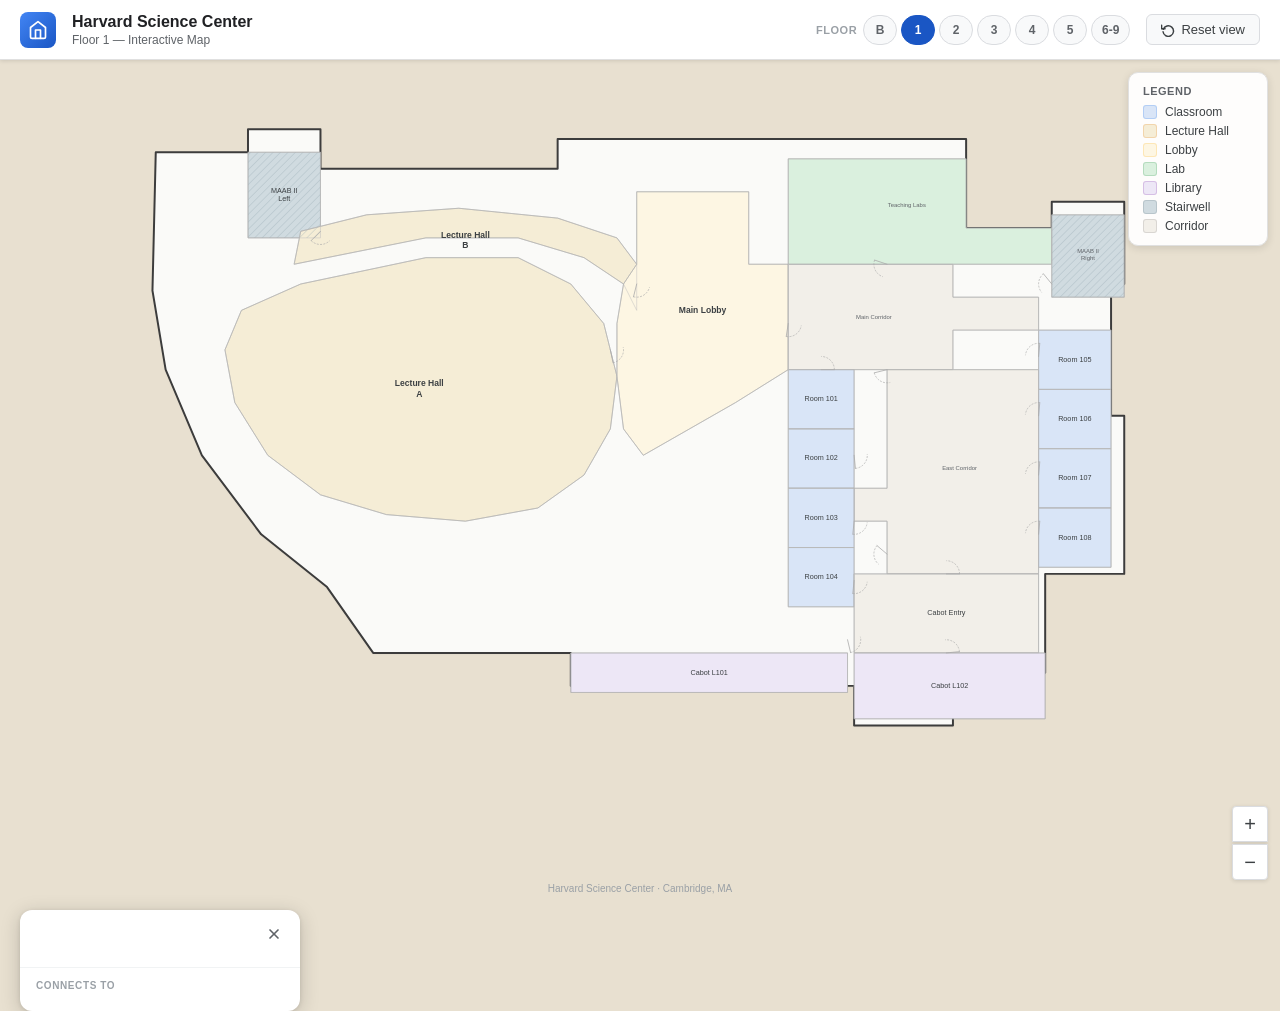
<file: index.html>
<!DOCTYPE html>
<html lang="en">
<head>
  <meta charset="UTF-8" />
  <meta name="viewport" content="width=device-width, initial-scale=1.0" />
  <title>Harvard Science Center · Indoor Map</title>
  <style>
    *, *::before, *::after { box-sizing: border-box; margin: 0; padding: 0; }

    body {
      font-family: -apple-system, BlinkMacSystemFont, 'Segoe UI', Roboto, sans-serif;
      background: #E8E0D0;
      display: flex;
      flex-direction: column;
      height: 100vh;
      overflow: hidden;
    }

    /* ── Topbar ── */
    #topbar {
      height: 60px;
      background: #ffffff;
      border-bottom: 1px solid #e0e0e0;
      display: flex;
      align-items: center;
      padding: 0 20px;
      gap: 16px;
      box-shadow: 0 1px 4px rgba(0,0,0,0.12);
      z-index: 10;
      flex-shrink: 0;
    }

    #topbar-icon {
      width: 36px;
      height: 36px;
      background: linear-gradient(135deg, #4285F4 0%, #1a56c4 100%);
      border-radius: 8px;
      display: flex;
      align-items: center;
      justify-content: center;
      color: #fff;
      font-size: 18px;
      flex-shrink: 0;
    }

    #topbar-title { flex: 1; min-width: 0; }

    #topbar-title h1 {
      font-size: 16px;
      font-weight: 600;
      color: #202124;
      line-height: 1.2;
      white-space: nowrap;
      overflow: hidden;
      text-overflow: ellipsis;
    }

    #topbar-subtitle {
      font-size: 12px;
      color: #5f6368;
      margin-top: 1px;
    }

    /* ── Floor selector ── */
    #floor-selector {
      display: flex;
      align-items: center;
      gap: 4px;
      flex-shrink: 0;
    }

    #floor-selector-label {
      font-size: 11px;
      font-weight: 600;
      color: #9aa0a6;
      text-transform: uppercase;
      letter-spacing: 0.5px;
      margin-right: 2px;
    }

    .floor-btn {
      min-width: 34px;
      height: 30px;
      border-radius: 15px;
      border: 1.5px solid #dadce0;
      background: #f8f9fa;
      color: #5f6368;
      font-size: 12px;
      font-weight: 600;
      cursor: pointer;
      padding: 0 10px;
      transition: background 0.15s, color 0.15s, border-color 0.15s;
      display: flex;
      align-items: center;
      justify-content: center;
      white-space: nowrap;
    }

    .floor-btn:hover:not(.active) {
      background: #e8eaed;
      border-color: #bdc1c6;
      color: #3c4043;
    }

    .floor-btn.active {
      background: #1a56c4;
      color: #ffffff;
      border-color: #1a56c4;
    }

    #btn-reset {
      background: #f8f9fa;
      border: 1px solid #dadce0;
      border-radius: 6px;
      padding: 7px 14px;
      font-size: 13px;
      font-weight: 500;
      color: #3c4043;
      cursor: pointer;
      display: flex;
      align-items: center;
      gap: 6px;
      transition: background 0.15s, box-shadow 0.15s;
      flex-shrink: 0;
    }

    #btn-reset:hover {
      background: #e8eaed;
      box-shadow: 0 1px 3px rgba(0,0,0,0.1);
    }

    #btn-reset svg { flex-shrink: 0; }

    /* ── Map wrapper ── */
    #map-container {
      flex: 1;
      position: relative;
      overflow: hidden;
      cursor: grab;
    }

    #map-container.dragging { cursor: grabbing; }

    #map-svg {
      width: 100%;
      height: 100%;
      display: block;
      user-select: none;
      -webkit-user-select: none;
    }

    /* ── Room polygons ── */
    .room {
      cursor: pointer;
      transition: filter 0.15s;
    }

    .room:hover { stroke: #4285F4; stroke-width: 1.5; opacity: 0.85; }
    .room.selected { stroke: #4285F4 !important; stroke-width: 3 !important; }

    /* ── Labels ── */
    .room-label {
      pointer-events: none;
      font-family: -apple-system, BlinkMacSystemFont, 'Segoe UI', Roboto, sans-serif;
      font-size: 11px;
      fill: #3c4043;
      text-anchor: middle;
      dominant-baseline: middle;
      font-weight: 500;
    }

    .room-label.large { font-size: 13px; font-weight: 600; }
    .room-label.small { font-size: 9px; font-weight: 400; fill: #5f6368; }

    /* ── Floor placeholder ── */
    #floor-placeholder {
      display: none;
      position: absolute;
      inset: 0;
      flex-direction: column;
      align-items: center;
      justify-content: center;
      gap: 12px;
      background: rgba(232, 224, 208, 0.7);
      backdrop-filter: blur(2px);
      z-index: 4;
      pointer-events: none;
    }

    #floor-placeholder.visible { display: flex; }

    #placeholder-icon {
      font-size: 52px;
      line-height: 1;
      opacity: 0.5;
    }

    #placeholder-title {
      font-size: 22px;
      font-weight: 600;
      color: #3c4043;
    }

    #placeholder-body {
      font-size: 14px;
      color: #5f6368;
      text-align: center;
      max-width: 380px;
      line-height: 1.5;
    }

    /* ── Legend ── */
    #legend {
      position: absolute;
      top: 12px;
      right: 12px;
      background: rgba(255,255,255,0.94);
      border: 1px solid #e0e0e0;
      border-radius: 10px;
      padding: 12px 14px;
      box-shadow: 0 2px 8px rgba(0,0,0,0.12);
      z-index: 5;
      min-width: 140px;
    }

    #legend h4 {
      font-size: 11px;
      font-weight: 700;
      color: #5f6368;
      text-transform: uppercase;
      letter-spacing: 0.5px;
      margin-bottom: 8px;
    }

    .legend-item {
      display: flex;
      align-items: center;
      gap: 8px;
      margin-bottom: 5px;
      font-size: 12px;
      color: #3c4043;
    }

    .legend-item:last-child { margin-bottom: 0; }

    .legend-swatch {
      width: 14px;
      height: 14px;
      border-radius: 3px;
      border: 1px solid rgba(0,0,0,0.15);
      flex-shrink: 0;
    }

    /* ── Info card ── */
    #info-card {
      position: absolute;
      bottom: 20px;
      left: 20px;
      width: 280px;
      background: #ffffff;
      border-radius: 12px;
      box-shadow: 0 4px 20px rgba(0,0,0,0.18), 0 1px 4px rgba(0,0,0,0.1);
      z-index: 10;
      transform: translateY(calc(100% + 30px));
      transition: transform 0.28s cubic-bezier(0.34, 1.2, 0.64, 1);
      overflow: hidden;
    }

    #info-card.visible { transform: translateY(0); }

    #info-card-header {
      padding: 14px 16px 10px;
      border-bottom: 1px solid #f1f3f4;
      display: flex;
      align-items: flex-start;
      gap: 10px;
    }

    #info-card-icon {
      width: 32px;
      height: 32px;
      border-radius: 8px;
      display: flex;
      align-items: center;
      justify-content: center;
      font-size: 16px;
      flex-shrink: 0;
      margin-top: 1px;
    }

    #info-card-title-group { flex: 1; min-width: 0; }

    #info-card-name {
      font-size: 15px;
      font-weight: 600;
      color: #202124;
      line-height: 1.3;
      word-break: break-word;
    }

    #info-card-badge {
      display: inline-block;
      margin-top: 4px;
      padding: 2px 8px;
      border-radius: 100px;
      font-size: 11px;
      font-weight: 600;
      color: #fff;
      letter-spacing: 0.2px;
    }

    #info-card-close {
      background: none;
      border: none;
      cursor: pointer;
      color: #5f6368;
      padding: 2px;
      border-radius: 4px;
      line-height: 1;
      transition: color 0.15s, background 0.15s;
    }

    #info-card-close:hover { color: #202124; background: #f1f3f4; }

    #info-card-body { padding: 12px 16px 14px; }

    #info-card-body .section-label {
      font-size: 10px;
      font-weight: 700;
      text-transform: uppercase;
      letter-spacing: 0.6px;
      color: #9aa0a6;
      margin-bottom: 6px;
    }

    #info-card-neighbors {
      display: flex;
      flex-direction: column;
      gap: 4px;
    }

    .neighbor-chip {
      display: flex;
      align-items: center;
      gap: 6px;
      padding: 5px 8px;
      background: #f8f9fa;
      border-radius: 6px;
      font-size: 12px;
      color: #3c4043;
      border: 1px solid #e8eaed;
      cursor: pointer;
      transition: background 0.12s, border-color 0.12s;
    }

    .neighbor-chip:hover {
      background: #e8f0fe;
      border-color: #c5d7f8;
      color: #1a56c4;
    }

    .neighbor-chip-dot {
      width: 8px;
      height: 8px;
      border-radius: 50%;
      flex-shrink: 0;
    }

    /* ── Zoom controls ── */
    #zoom-controls {
      position: absolute;
      bottom: 20px;
      right: 12px;
      display: flex;
      flex-direction: column;
      gap: 2px;
      z-index: 5;
    }

    .zoom-btn {
      width: 36px;
      height: 36px;
      background: #fff;
      border: 1px solid #dadce0;
      border-radius: 4px;
      cursor: pointer;
      display: flex;
      align-items: center;
      justify-content: center;
      font-size: 20px;
      font-weight: 300;
      color: #3c4043;
      box-shadow: 0 1px 4px rgba(0,0,0,0.12);
      transition: background 0.12s;
      line-height: 1;
    }

    .zoom-btn:hover { background: #f8f9fa; }
    .zoom-btn:first-child { border-radius: 4px 4px 0 0; }
    .zoom-btn:last-child  { border-radius: 0 0 4px 4px; }

    /* ── Attribution ── */
    #attribution {
      position: absolute;
      bottom: 6px;
      left: 50%;
      transform: translateX(-50%);
      font-size: 10px;
      color: #9aa0a6;
      pointer-events: none;
    }
  </style>
</head>
<body>

<!-- Topbar -->
<div id="topbar">
  <div id="topbar-icon">
    <svg width="20" height="20" viewBox="0 0 24 24" fill="none" stroke="currentColor" stroke-width="2" stroke-linecap="round" stroke-linejoin="round">
      <path d="M3 9l9-7 9 7v11a2 2 0 0 1-2 2H5a2 2 0 0 1-2-2z"/>
      <polyline points="9 22 9 12 15 12 15 22"/>
    </svg>
  </div>
  <div id="topbar-title">
    <h1>Harvard Science Center</h1>
    <p id="topbar-subtitle">Floor 1 &mdash; Interactive Map</p>
  </div>
  <div id="floor-selector">
    <span id="floor-selector-label">Floor</span>
  </div>
  <button id="btn-reset" title="Reset view">
    <svg width="14" height="14" viewBox="0 0 24 24" fill="none" stroke="currentColor" stroke-width="2.5" stroke-linecap="round" stroke-linejoin="round">
      <polyline points="1 4 1 10 7 10"/>
      <path d="M3.51 15a9 9 0 1 0 .49-4.2"/>
    </svg>
    Reset view
  </button>
</div>

<!-- Map -->
<div id="map-container">
  <svg id="map-svg" viewBox="0 0 1650 1275" xmlns="http://www.w3.org/2000/svg">
    <defs>
      <pattern id="hatch" patternUnits="userSpaceOnUse" width="8" height="8" patternTransform="rotate(45)">
        <line x1="0" y1="0" x2="0" y2="8" stroke="#90A4AE" stroke-width="2"/>
      </pattern>
      <filter id="selected-glow" x="-20%" y="-20%" width="140%" height="140%">
        <feDropShadow dx="0" dy="0" stdDeviation="4" flood-color="#4285F4" flood-opacity="0.45"/>
      </filter>
      <filter id="soft-shadow" x="-10%" y="-10%" width="120%" height="120%">
        <feDropShadow dx="0" dy="1" stdDeviation="2" flood-color="#000" flood-opacity="0.08"/>
      </filter>
    </defs>

    <!-- 1. Outside background -->
    <rect width="1650" height="1275" fill="#E8E0D0"/>

    <!-- 2. Building interior base -->
    <polygon id="building-base" fill="#FAFAF8" filter="url(#soft-shadow)"/>

    <!-- 3. Building exterior outline -->
    <polygon id="building-outline" fill="none" stroke="#3C3C3C" stroke-width="3" stroke-linejoin="round"/>

    <!-- 4. Room fills -->
    <g id="layer-rooms"></g>

    <!-- 5. Stairwell hatch overlays -->
    <g id="layer-hatch" pointer-events="none"></g>

    <!-- 6. Interior walls -->
    <g id="layer-walls"></g>

    <!-- 7. Door symbols -->
    <g id="layer-doors"></g>

    <!-- 8. Labels -->
    <g id="layer-labels"></g>
  </svg>

  <!-- Floor placeholder (shown when a floor has no data yet) -->
  <div id="floor-placeholder">
    <div id="placeholder-icon">🗺️</div>
    <div id="placeholder-title">Floor data not yet available</div>
    <div id="placeholder-body">Trace this floor's rooms in FP_DESIGN.ipynb, then save the result as the corresponding floor JSON file.</div>
  </div>

  <!-- Legend -->
  <div id="legend">
    <h4>Legend</h4>
    <div id="legend-items"></div>
  </div>

  <!-- Zoom controls -->
  <div id="zoom-controls">
    <button class="zoom-btn" id="btn-zoom-in" title="Zoom in">+</button>
    <button class="zoom-btn" id="btn-zoom-out" title="Zoom out">&minus;</button>
  </div>

  <!-- Attribution -->
  <div id="attribution">Harvard Science Center &middot; Cambridge, MA</div>
</div>

<!-- Info card -->
<div id="info-card">
  <div id="info-card-header">
    <div id="info-card-icon"></div>
    <div id="info-card-title-group">
      <div id="info-card-name"></div>
      <span id="info-card-badge"></span>
    </div>
    <button id="info-card-close" title="Close">
      <svg width="16" height="16" viewBox="0 0 24 24" fill="none" stroke="currentColor" stroke-width="2.5" stroke-linecap="round">
        <line x1="18" y1="6" x2="6" y2="18"/>
        <line x1="6" y1="6" x2="18" y2="18"/>
      </svg>
    </button>
  </div>
  <div id="info-card-body">
    <div class="section-label">Connects to</div>
    <div id="info-card-neighbors"></div>
  </div>
</div>

<script>
  'use strict';

  // ─── Floor definitions ────────────────────────────────────────────────────
  const FLOORS = [
    { key: 'B',   label: 'Basement',   short: 'B',   file: 'floorB.json'  },
    { key: '1',   label: 'Floor 1',    short: '1',   file: 'floor1.json'  },
    { key: '2',   label: 'Floor 2',    short: '2',   file: 'floor2.json'  },
    { key: '3',   label: 'Floor 3',    short: '3',   file: 'floor3.json'  },
    { key: '4',   label: 'Floor 4',    short: '4',   file: 'floor4.json'  },
    { key: '5',   label: 'Floor 5',    short: '5',   file: 'floor5.json'  },
    { key: '6-9', label: 'Floors 6–9', short: '6-9', file: 'floor6.json'  },
  ];

  let currentFloorKey = null;

  // ─── Colour map ───────────────────────────────────────────────────────────
  const TYPE_FILLS = {
    classroom: '#D9E5F7',
    lecture:   '#F5EDD6',
    lobby:     '#FDF6E3',
    lab:       '#DAF0DE',
    library:   '#EDE7F6',
    stairwell: '#D0DBE0',
    elevator:  '#D0DBE0',
    corridor:  '#F2EFE9',
    default:   '#ECECEC',
  };

  const TYPE_LABELS = {
    classroom: { label: 'Classroom',    color: '#1a73e8' },
    lecture:   { label: 'Lecture Hall', color: '#e37400' },
    lobby:     { label: 'Lobby',        color: '#f9ab00' },
    lab:       { label: 'Lab',          color: '#1e8e3e' },
    library:   { label: 'Library',      color: '#7b1fa2' },
    stairwell: { label: 'Stairwell',    color: '#546e7a' },
    elevator:  { label: 'Elevator',     color: '#546e7a' },
    corridor:  { label: 'Corridor',     color: '#757575' },
    default:   { label: 'Room',         color: '#5f6368' },
  };

  const TYPE_ICONS = {
    classroom: '📚', lecture: '🎓', lobby: '🏛', lab: '🔬',
    library: '📖',  stairwell: '🪜', elevator: '🛗', corridor: '🚶',
    default: '📍',
  };

  function lightenHex(hex, ratio) {
    const r = parseInt(hex.slice(1,3),16), g = parseInt(hex.slice(3,5),16), b = parseInt(hex.slice(5,7),16);
    return `rgb(${Math.round(r+(255-r)*ratio)},${Math.round(g+(255-g)*ratio)},${Math.round(b+(255-b)*ratio)})`;
  }

  const SVG_NS = 'http://www.w3.org/2000/svg';
  function svgEl(tag, attrs = {}) {
    const el = document.createElementNS(SVG_NS, tag);
    for (const [k,v] of Object.entries(attrs)) el.setAttribute(k, v);
    return el;
  }

  function pointsAttr(polygon) { return polygon.map(p => p.join(',')).join(' '); }

  function centroid(polygon) {
    let x=0, y=0;
    for (const [px,py] of polygon) { x+=px; y+=py; }
    return { x: x/polygon.length, y: y/polygon.length };
  }

  // ─── Door symbol ──────────────────────────────────────────────────────────
  function buildDoorSymbol(door, roomCenter) {
    const R = 20;
    const dx = door.x - roomCenter.x, dy = door.y - roomCenter.y;
    const len = Math.sqrt(dx*dx + dy*dy) || 1;
    const nx = dx/len, ny = dy/len, tx = -ny, ty = nx;
    const hinge = { x: door.x, y: door.y };
    const panelEnd = { x: hinge.x + tx*R, y: hinge.y + ty*R };
    const arcEnd   = { x: hinge.x + nx*R, y: hinge.y + ny*R };
    const g = svgEl('g');
    g.appendChild(svgEl('line', {
      x1: hinge.x, y1: hinge.y, x2: panelEnd.x, y2: panelEnd.y,
      stroke: '#AAAAAA', 'stroke-width': '1.2', 'stroke-linecap': 'round',
    }));
    g.appendChild(svgEl('path', {
      d: `M ${panelEnd.x} ${panelEnd.y} A ${R} ${R} 0 0 0 ${arcEnd.x} ${arcEnd.y}`,
      fill: 'none', stroke: '#AAAAAA', 'stroke-width': '1', 'stroke-dasharray': '3 2',
    }));
    return g;
  }

  // ─── Legend ───────────────────────────────────────────────────────────────
  function buildLegend(typesPresent) {
    const container = document.getElementById('legend-items');
    container.innerHTML = '';
    const order = ['classroom','lecture','lobby','lab','library','stairwell','corridor'];
    for (const t of order) {
      if (!typesPresent.has(t)) continue;
      const info = TYPE_LABELS[t] || TYPE_LABELS.default;
      const fill = TYPE_FILLS[t] || TYPE_FILLS.default;
      const item = document.createElement('div');
      item.className = 'legend-item';
      item.innerHTML = `<div class="legend-swatch" style="background:${fill};border-color:${info.color}33;"></div><span>${info.label}</span>`;
      container.appendChild(item);
    }
  }

  // ─── Room state ───────────────────────────────────────────────────────────
  let roomMap = {};
  let selectedId = null, selectedEl = null, selectedOrigFill = null;

  function showCard(room) {
    const info = TYPE_LABELS[room.type] || TYPE_LABELS.default;
    document.getElementById('info-card-name').textContent = room.name;
    const badge = document.getElementById('info-card-badge');
    badge.textContent = info.label; badge.style.background = info.color;
    const icon = document.getElementById('info-card-icon');
    icon.textContent = TYPE_ICONS[room.type] || TYPE_ICONS.default;
    icon.style.background = info.color + '22';
    const neighborsEl = document.getElementById('info-card-neighbors');
    neighborsEl.innerHTML = '';
    if (!room.neighbors || room.neighbors.length === 0) {
      const none = document.createElement('div');
      none.style.cssText = 'font-size:12px;color:#9aa0a6;font-style:italic;';
      none.textContent = 'No connected rooms';
      neighborsEl.appendChild(none);
    } else {
      for (const nid of room.neighbors) {
        const neighbor = roomMap[nid];
        if (!neighbor) continue;
        const ninfo = TYPE_LABELS[neighbor.type] || TYPE_LABELS.default;
        const chip = document.createElement('div');
        chip.className = 'neighbor-chip';
        chip.innerHTML = `<div class="neighbor-chip-dot" style="background:${ninfo.color};"></div><span>${neighbor.name}</span>`;
        chip.addEventListener('click', () => selectRoom(nid));
        neighborsEl.appendChild(chip);
      }
    }
    document.getElementById('info-card').classList.add('visible');
  }

  function hideCard() { document.getElementById('info-card').classList.remove('visible'); }

  function selectRoom(id) {
    if (selectedEl) {
      selectedEl.setAttribute('fill', selectedOrigFill);
      selectedEl.classList.remove('selected');
      selectedEl.removeAttribute('filter');
    }
    if (id === selectedId) { selectedId=null; selectedEl=null; selectedOrigFill=null; hideCard(); return; }
    const el = document.querySelector(`[data-id="${id}"]`);
    if (!el) return;
    const room = roomMap[id];
    if (!room) return;
    const baseFill = TYPE_FILLS[room.type] || TYPE_FILLS.default;
    selectedOrigFill = baseFill;
    el.setAttribute('fill', lightenHex(baseFill, 0.22));
    el.classList.add('selected');
    el.setAttribute('filter', 'url(#selected-glow)');
    selectedId = id; selectedEl = el;
    showCard(room);
    document.getElementById('layer-rooms').appendChild(el);
  }

  function deselectRoom() {
    if (!selectedId) return;
    if (selectedEl) { selectedEl.setAttribute('fill', selectedOrigFill); selectedEl.classList.remove('selected'); selectedEl.removeAttribute('filter'); }
    selectedId=null; selectedEl=null; selectedOrigFill=null; hideCard();
  }

  // ─── Pan & Zoom ───────────────────────────────────────────────────────────
  let VB_W = 1650, VB_H = 1275;
  let vb = { x:0, y:0, w:VB_W, h:VB_H };
  let isPanning=false, panStart={x:0,y:0}, panVbStart={x:0,y:0}, didPan=false;

  const svg       = document.getElementById('map-svg');
  const container = document.getElementById('map-container');

  function applyViewBox() { svg.setAttribute('viewBox', `${vb.x} ${vb.y} ${vb.w} ${vb.h}`); }

  function resetView() { vb = { x:0, y:0, w:VB_W, h:VB_H }; applyViewBox(); }

  function clientToSvgPoint(cx, cy) {
    const rect = svg.getBoundingClientRect();
    return { x: vb.x + (cx-rect.left)*(vb.w/rect.width), y: vb.y + (cy-rect.top)*(vb.h/rect.height) };
  }

  function zoomAt(cx, cy, factor) {
    const pt = clientToSvgPoint(cx, cy);
    const newW = Math.max(200, Math.min(VB_W*2, vb.w*factor));
    const newH = Math.max(155, Math.min(VB_H*2, vb.h*factor));
    vb.x = pt.x - ((pt.x-vb.x)/vb.w)*newW;
    vb.y = pt.y - ((pt.y-vb.y)/vb.h)*newH;
    vb.w = newW; vb.h = newH;
    applyViewBox();
  }

  container.addEventListener('mousedown', e => {
    if (e.button !== 0) return;
    isPanning=true; didPan=false;
    panStart={x:e.clientX,y:e.clientY}; panVbStart={x:vb.x,y:vb.y};
    container.classList.add('dragging'); e.preventDefault();
  });
  window.addEventListener('mousemove', e => {
    if (!isPanning) return;
    const dx=e.clientX-panStart.x, dy=e.clientY-panStart.y;
    if (Math.abs(dx)>3||Math.abs(dy)>3) didPan=true;
    const rect=svg.getBoundingClientRect();
    vb.x=panVbStart.x-dx*(vb.w/rect.width); vb.y=panVbStart.y-dy*(vb.h/rect.height);
    applyViewBox();
  });
  window.addEventListener('mouseup', () => { isPanning=false; container.classList.remove('dragging'); });
  container.addEventListener('wheel', e => { e.preventDefault(); zoomAt(e.clientX, e.clientY, e.deltaY>0?1.12:0.88); }, { passive:false });
  svg.addEventListener('dblclick', e => { zoomAt(e.clientX, e.clientY, 0.65); e.stopPropagation(); });
  document.getElementById('btn-reset').addEventListener('click', () => { resetView(); deselectRoom(); });
  document.getElementById('btn-zoom-in').addEventListener('click', () => {
    const r=container.getBoundingClientRect(); zoomAt(r.left+r.width/2, r.top+r.height/2, 0.75);
  });
  document.getElementById('btn-zoom-out').addEventListener('click', () => {
    const r=container.getBoundingClientRect(); zoomAt(r.left+r.width/2, r.top+r.height/2, 1.33);
  });

  let lastTouches=null;
  container.addEventListener('touchstart', e => { lastTouches=e.touches; e.preventDefault(); }, { passive:false });
  container.addEventListener('touchmove', e => {
    e.preventDefault();
    if (e.touches.length===1 && lastTouches?.length===1) {
      const dx=e.touches[0].clientX-lastTouches[0].clientX, dy=e.touches[0].clientY-lastTouches[0].clientY;
      const rect=svg.getBoundingClientRect();
      vb.x-=dx*(vb.w/rect.width); vb.y-=dy*(vb.h/rect.height); applyViewBox();
    } else if (e.touches.length===2 && lastTouches?.length===2) {
      const d0=Math.hypot(lastTouches[0].clientX-lastTouches[1].clientX, lastTouches[0].clientY-lastTouches[1].clientY);
      const d1=Math.hypot(e.touches[0].clientX-e.touches[1].clientX, e.touches[0].clientY-e.touches[1].clientY);
      if (d0>0) { const mx=(e.touches[0].clientX+e.touches[1].clientX)/2, my=(e.touches[0].clientY+e.touches[1].clientY)/2; zoomAt(mx,my,d0/d1); }
    }
    lastTouches=e.touches;
  }, { passive:false });
  container.addEventListener('touchend', e => { lastTouches=e.touches; });

  // ─── Click handling ───────────────────────────────────────────────────────
  document.getElementById('layer-rooms').addEventListener('click', e => {
    if (didPan) { didPan=false; return; }
    const target=e.target.closest('[data-id]');
    if (!target) return;
    selectRoom(target.getAttribute('data-id'));
    e.stopPropagation();
  });
  svg.addEventListener('click', e => {
    if (didPan) { didPan=false; return; }
    if (!e.target.closest('[data-id]') && !e.target.closest('#info-card')) deselectRoom();
  });
  document.getElementById('info-card-close').addEventListener('click', deselectRoom);

  // ─── Clear floor ──────────────────────────────────────────────────────────
  function clearFloor() {
    ['layer-rooms','layer-hatch','layer-walls','layer-doors','layer-labels'].forEach(id => {
      document.getElementById(id).innerHTML = '';
    });
    document.getElementById('legend-items').innerHTML = '';
    document.getElementById('building-base').setAttribute('points', '');
    document.getElementById('building-outline').setAttribute('points', '');
    roomMap = {};
    deselectRoom();
  }

  // ─── Render floor data ────────────────────────────────────────────────────
  function renderFloor(data) {
    const W = data.viewBox?.width  || 1650;
    const H = data.viewBox?.height || 1275;
    VB_W=W; VB_H=H;
    svg.setAttribute('viewBox', `0 0 ${W} ${H}`);
    svg.querySelector('#building-base').closest('defs')?.parentElement
      ?.querySelector('rect')?.setAttribute('width', W);
    svg.querySelector('rect').setAttribute('width', W);
    svg.querySelector('rect').setAttribute('height', H);
    resetView();

    for (const room of data.rooms) roomMap[room.id] = room;

    if (data.buildingOutline?.length) {
      const pts = pointsAttr(data.buildingOutline);
      document.getElementById('building-base').setAttribute('points', pts);
      document.getElementById('building-outline').setAttribute('points', pts);
    }

    const layerRooms  = document.getElementById('layer-rooms');
    const layerHatch  = document.getElementById('layer-hatch');
    const layerWalls  = document.getElementById('layer-walls');
    const layerDoors  = document.getElementById('layer-doors');
    const layerLabels = document.getElementById('layer-labels');
    const typesPresent = new Set();

    for (const room of data.rooms) {
      const fill    = TYPE_FILLS[room.type] || TYPE_FILLS.default;
      const ptsStr  = pointsAttr(room.polygon);
      typesPresent.add(room.type);

      const poly = svgEl('polygon', {
        class: `room room--${room.type}`,
        'data-id': room.id, 'data-type': room.type,
        points: ptsStr, fill: fill,
        stroke: '#9E9E9E', 'stroke-width': '1', 'stroke-linejoin': 'round',
      });
      layerRooms.appendChild(poly);

      if (room.type === 'stairwell' || room.type === 'elevator') {
        layerHatch.appendChild(svgEl('polygon', {
          points: ptsStr, fill: 'url(#hatch)', 'fill-opacity': '0.4', 'pointer-events': 'none',
        }));
      }

      layerWalls.appendChild(svgEl('polygon', {
        class: 'room-wall', points: ptsStr, fill: 'none',
        stroke: '#BDBDBD', 'stroke-width': '0.75', 'stroke-linejoin': 'round', 'pointer-events': 'none',
      }));

      if (room.door) {
        const center = room.labelAnchor
          ? { x: room.labelAnchor.x, y: room.labelAnchor.y }
          : centroid(room.polygon);
        layerDoors.appendChild(buildDoorSymbol(room.door, center));
      }

      if (room.labelAnchor) {
        let cls = 'room-label';
        if (room.type === 'lobby' || room.type === 'lecture') cls += ' large';
        else if (room.name.length > 12) cls += ' small';
        const text = svgEl('text', { class: cls, x: room.labelAnchor.x, y: room.labelAnchor.y });
        const words = room.name.split(' ');
        if (words.length > 2 && room.name.length > 10) {
          const mid = Math.ceil(words.length/2);
          const ts1 = svgEl('tspan', { x: room.labelAnchor.x, dy: '-0.6em' });
          ts1.textContent = words.slice(0,mid).join(' ');
          const ts2 = svgEl('tspan', { x: room.labelAnchor.x, dy: '1.2em' });
          ts2.textContent = words.slice(mid).join(' ');
          text.appendChild(ts1); text.appendChild(ts2);
        } else {
          text.textContent = room.name;
        }
        layerLabels.appendChild(text);
      }
    }

    buildLegend(typesPresent);
  }

  // ─── Floor switching ──────────────────────────────────────────────────────
  function loadFloor(key) {
    if (key === currentFloorKey) return;
    currentFloorKey = key;

    const floor = FLOORS.find(f => f.key === key);
    if (!floor) return;

    // Update buttons
    document.querySelectorAll('.floor-btn').forEach(btn => {
      btn.classList.toggle('active', btn.dataset.floor === key);
    });

    // Update subtitle
    document.getElementById('topbar-subtitle').textContent = `${floor.label} — Interactive Map`;

    // Clear previous floor
    clearFloor();

    // Hide placeholder while loading
    const placeholder = document.getElementById('floor-placeholder');
    placeholder.classList.remove('visible');

    fetch(`/${floor.file}`)
      .then(r => { if (!r.ok) throw new Error(r.status); return r.json(); })
      .then(data => {
        if (!data.rooms || data.rooms.length === 0) {
          document.getElementById('placeholder-title').textContent = `${floor.label} — Not yet traced`;
          placeholder.classList.add('visible');
        } else {
          renderFloor(data);
        }
      })
      .catch(() => {
        document.getElementById('placeholder-title').textContent = `${floor.label} — Not yet traced`;
        placeholder.classList.add('visible');
      });
  }

  // ─── Build floor selector buttons ─────────────────────────────────────────
  const selectorEl = document.getElementById('floor-selector');
  for (const floor of FLOORS) {
    const btn = document.createElement('button');
    btn.className = 'floor-btn';
    btn.dataset.floor = floor.key;
    btn.textContent = floor.short;
    btn.title = floor.label;
    btn.addEventListener('click', () => loadFloor(floor.key));
    selectorEl.appendChild(btn);
  }

  // ─── Bootstrap ────────────────────────────────────────────────────────────
  document.addEventListener('DOMContentLoaded', () => loadFloor('1'));
</script>
</body>
</html>
</file>
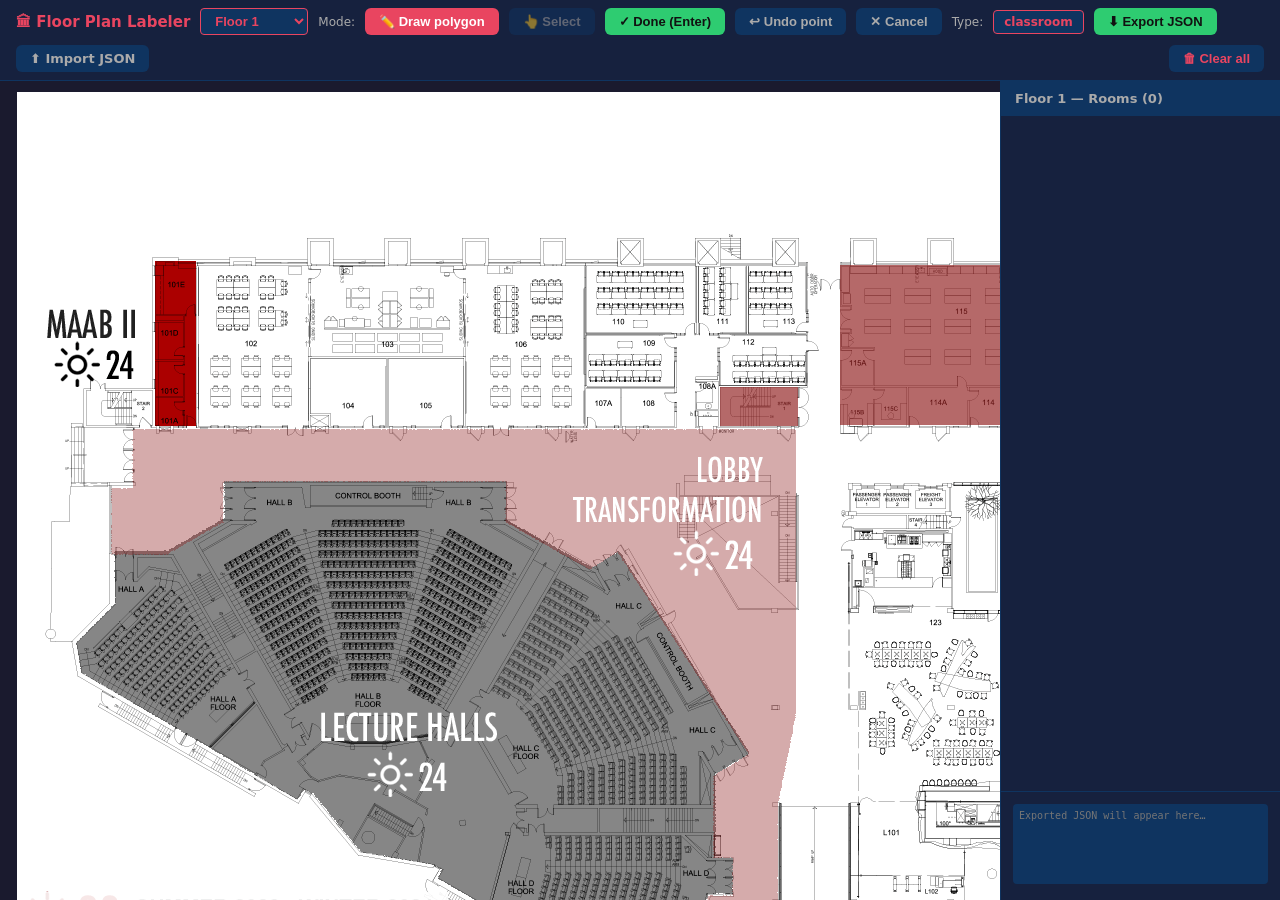
<file: label.html>
<!DOCTYPE html>
<html lang="en">
<head>
<meta charset="UTF-8"/>
<title>Floor Plan Labeler</title>
<style>
* { box-sizing: border-box; margin: 0; padding: 0; }
body { font-family: system-ui, sans-serif; background: #1a1a2e; color: #eee; height: 100vh; display: flex; flex-direction: column; }

#toolbar {
  display: flex; align-items: center; gap: 10px;
  padding: 8px 16px; background: #16213e; border-bottom: 1px solid #0f3460;
  flex-shrink: 0; flex-wrap: wrap;
}
#toolbar h1 { font-size: 15px; color: #e94560; white-space: nowrap; }
.btn {
  padding: 6px 14px; border-radius: 6px; border: none; cursor: pointer;
  font-size: 13px; font-weight: 600;
}
.btn-primary   { background: #e94560; color: white; }
.btn-secondary { background: #0f3460; color: #aaa; }
.btn-success   { background: #2ecc71; color: #111; }
.btn:hover { opacity: 0.85; }
#mode-label { font-size: 12px; color: #aaa; }
#current-type {
  background: #0f3460; border: 1px solid #e94560; color: #e94560;
  padding: 4px 10px; border-radius: 4px; font-size: 12px; font-weight: bold;
}

/* Floor selector */
#floor-select {
  background: #0f3460; border: 1px solid #e94560; color: #e94560;
  padding: 4px 10px; border-radius: 4px; font-size: 13px; font-weight: bold;
  cursor: pointer;
}
#floor-select option { background: #16213e; color: #eee; }

#main { display: flex; flex: 1; overflow: hidden; }

#canvas-wrap {
  flex: 1; overflow: auto; position: relative; cursor: crosshair;
}
#canvas-wrap img#floorplan {
  display: block;
}
#svg-overlay {
  position: absolute; top: 0; left: 0;
  pointer-events: none;
}
#svg-overlay.drawing { pointer-events: all; }

#sidebar {
  width: 280px; background: #16213e; border-left: 1px solid #0f3460;
  display: flex; flex-direction: column; overflow: hidden;
}
#sidebar h2 { font-size: 13px; padding: 10px 14px; background: #0f3460; color: #aaa; }
#room-list { flex: 1; overflow-y: auto; }
.room-entry {
  display: flex; align-items: center; gap: 8px;
  padding: 8px 12px; border-bottom: 1px solid #0f3460; font-size: 12px;
  cursor: pointer;
}
.room-entry:hover { background: #0f3460; }
.room-entry .swatch { width: 14px; height: 14px; border-radius: 3px; flex-shrink: 0; }
.room-entry .room-name { flex: 1; }
.room-entry .room-type { color: #888; font-size: 11px; }
.room-entry .edit-btn   { color: #aaa; cursor: pointer; padding: 2px 6px; border-radius: 3px; font-size: 12px; }
.room-entry .edit-btn:hover   { background: #0f3460; color: white; }
.room-entry .delete-btn { color: #e94560; cursor: pointer; padding: 2px 6px; border-radius: 3px; }
.room-entry .delete-btn:hover { background: #e94560; color: white; }

#export-area { padding: 12px; border-top: 1px solid #0f3460; }
#export-area textarea { width: 100%; height: 80px; background: #0f3460; border: none; color: #aaa; font-size: 10px; font-family: monospace; border-radius: 4px; padding: 6px; resize: none; }

/* Modal */
#modal-bg {
  display: none; position: fixed; inset: 0; background: rgba(0,0,0,0.7);
  z-index: 100; justify-content: center; align-items: center;
}
#modal-bg.active { display: flex; }
#modal {
  background: #16213e; border: 1px solid #e94560; border-radius: 10px;
  padding: 24px; min-width: 320px;
}
#modal h3 { margin-bottom: 16px; color: #e94560; }
#modal label { display: block; font-size: 12px; color: #aaa; margin-bottom: 4px; }
#modal input, #modal select {
  width: 100%; padding: 8px; border-radius: 6px; border: 1px solid #0f3460;
  background: #0f3460; color: #eee; font-size: 13px; margin-bottom: 12px;
}
#modal .modal-btns { display: flex; gap: 8px; justify-content: flex-end; }

/* Type colors */
.type-classroom  { color: #5b9bd5; }
.type-lecture    { color: #ed7d31; }
.type-lobby      { color: #f9c846; }
.type-lab        { color: #70ad47; }
.type-library    { color: #9b59b6; }
.type-stairwell  { color: #546e7a; }
.type-elevator   { color: #7986cb; }
.type-corridor   { color: #95a5a6; }
.type-office     { color: #e67e22; }
.type-other      { color: #aaa; }
</style>
</head>
<body>

<div id="toolbar">
  <h1>🏛 Floor Plan Labeler</h1>
  <select id="floor-select" onchange="switchFloor(this.value)">
    <option value="B">Basement</option>
    <option value="1" selected>Floor 1</option>
    <option value="2">Floor 2</option>
    <option value="3">Floor 3</option>
    <option value="4">Floor 4</option>
    <option value="5">Floor 5</option>
    <option value="6-9">Floors 6–9</option>
  </select>
  <span id="mode-label">Mode:</span>
  <button class="btn btn-primary"   id="btn-draw"   onclick="setMode('draw')">✏️ Draw polygon</button>
  <button class="btn btn-secondary" id="btn-select" onclick="setMode('select')">👆 Select</button>
  <button class="btn btn-success"   id="btn-done"   onclick="finishPolygon()">✓ Done (Enter)</button>
  <button class="btn btn-secondary" onclick="undoPoint()">↩ Undo point</button>
  <button class="btn btn-secondary" onclick="cancelDraw()">✕ Cancel</button>
  <span style="font-size:12px;color:#aaa">Type:</span>
  <span id="current-type">classroom</span>
  <button class="btn btn-success" onclick="exportJSON()">⬇ Export JSON</button>
  <label class="btn btn-secondary" style="cursor:pointer">⬆ Import JSON<input type="file" accept=".json" style="display:none" onchange="importJSON(event)"></label>
  <button class="btn btn-secondary" onclick="clearAll()" style="margin-left:auto;color:#e94560">🗑 Clear all</button>
</div>

<div id="main">
  <div id="canvas-wrap">
    <img id="floorplan" src="/Floor Plans/1ST Floor Floorplan.png" draggable="false"/>
    <svg id="svg-overlay" class="drawing"></svg>
  </div>

  <div id="sidebar">
    <h2 id="sidebar-title">Floor 1 — Rooms (<span id="room-count">0</span>)</h2>
    <div id="room-list"></div>
    <div id="export-area">
      <textarea id="json-out" placeholder="Exported JSON will appear here…" readonly></textarea>
    </div>
  </div>
</div>

<!-- Label modal -->
<div id="modal-bg">
  <div id="modal">
    <h3 id="modal-title">Name this area</h3>

    <label>Type</label>
    <select id="modal-type" onchange="onTypeChange()">
      <option value="classroom">Classroom</option>
      <option value="lecture">Lecture Hall</option>
      <option value="lobby">Lobby</option>
      <option value="corridor">Corridor / Hallway</option>
      <option value="connection">Hallway Connection (corridor ↔ corridor)</option>
      <option value="door">Door (room ↔ corridor)</option>
      <option value="entrance">Entrance (from outside)</option>
      <option value="lab">Lab</option>
      <option value="library">Library</option>
      <option value="stairwell">Stairwell</option>
      <option value="elevator">Elevator</option>
      <option value="office">Office</option>
      <option value="other">Other</option>
    </select>

    <div id="fields-standard">
      <label>Name</label>
      <input id="modal-name" type="text" placeholder="e.g. Lecture Hall A"/>
      <label>Short ID (auto-generated if blank)</label>
      <input id="modal-id" type="text" placeholder="e.g. sc-1-lecture-a"/>
    </div>

    <div id="fields-door" style="display:none">
      <p style="font-size:12px;color:#aaa;margin-bottom:8px">A door links two areas. Select both sides:</p>
      <label>Side A</label>
      <select id="door-a"><option value="outside">Outside / Street</option></select>
      <label>Side B</label>
      <select id="door-b"><option value="outside">Outside / Street</option></select>
      <label>Door name (optional)</label>
      <input id="door-name" type="text" placeholder="e.g. Main Entrance Door"/>
    </div>

    <div id="fields-entrance" style="display:none">
      <label>Entrance name</label>
      <input id="entrance-name" type="text" placeholder="e.g. Main Entrance – Oxford St"/>
      <label>Leads into (indoor area)</label>
      <select id="entrance-to"><option value="outside">— select indoor area —</option></select>
    </div>

    <div id="fields-vertical" style="display:none">
      <label>Name</label>
      <input id="vertical-name" type="text" placeholder="e.g. Stairwell A"/>
      <label>Connects floors (check all that apply)</label>
      <div id="floor-checkboxes" style="display:flex;flex-wrap:wrap;gap:8px;margin-bottom:12px">
        <label style="font-size:13px;color:#eee"><input type="checkbox" value="B"/> B</label>
        <label style="font-size:13px;color:#eee"><input type="checkbox" value="1"/> 1</label>
        <label style="font-size:13px;color:#eee"><input type="checkbox" value="2"/> 2</label>
        <label style="font-size:13px;color:#eee"><input type="checkbox" value="3"/> 3</label>
        <label style="font-size:13px;color:#eee"><input type="checkbox" value="4"/> 4</label>
        <label style="font-size:13px;color:#eee"><input type="checkbox" value="5"/> 5</label>
        <label style="font-size:13px;color:#eee"><input type="checkbox" value="6"/> 6</label>
        <label style="font-size:13px;color:#eee"><input type="checkbox" value="7"/> 7</label>
        <label style="font-size:13px;color:#eee"><input type="checkbox" value="8"/> 8</label>
        <label style="font-size:13px;color:#eee"><input type="checkbox" value="9"/> 9</label>
      </div>
      <label>Short ID (auto-generated if blank)</label>
      <input id="vertical-id" type="text" placeholder="e.g. sc-stair-a"/>
    </div>

    <div class="modal-btns">
      <button class="btn btn-secondary" onclick="cancelLabel()">Cancel</button>
      <button class="btn btn-primary"   onclick="confirmLabel()">Save</button>
    </div>
  </div>
</div>

<script>
// ── Floor configuration ────────────────────────────────────────────────────
const FLOOR_DATA = {
  'B':   { label: 'Basement',   png: '/Floor Plans/BASEMENT Floor Floorplan.png', storageKey: 'sc-floorB-rooms', exportFile: 'floorB.json', floorNum: 'B',   idPrefix: 'sc-b-'  },
  '1':   { label: 'Floor 1',    png: '/Floor Plans/1ST Floor Floorplan.png',      storageKey: 'sc-floor1-rooms', exportFile: 'floor1.json', floorNum: 1,     idPrefix: 'sc-1-'  },
  '2':   { label: 'Floor 2',    png: '/Floor Plans/2ND Floor Floorplan.png',      storageKey: 'sc-floor2-rooms', exportFile: 'floor2.json', floorNum: 2,     idPrefix: 'sc-2-'  },
  '3':   { label: 'Floor 3',    png: '/Floor Plans/3RD Floor Floorplan.png',      storageKey: 'sc-floor3-rooms', exportFile: 'floor3.json', floorNum: 3,     idPrefix: 'sc-3-'  },
  '4':   { label: 'Floor 4',    png: '/Floor Plans/4TH Floor Floorplan.png',      storageKey: 'sc-floor4-rooms', exportFile: 'floor4.json', floorNum: 4,     idPrefix: 'sc-4-'  },
  '5':   { label: 'Floor 5',    png: '/Floor Plans/5TH Floor Floorplan.png',      storageKey: 'sc-floor5-rooms', exportFile: 'floor5.json', floorNum: 5,     idPrefix: 'sc-5-'  },
  '6-9': { label: 'Floors 6–9', png: '/Floor Plans/6TH-9TH Floor Floorplan.png', storageKey: 'sc-floor6-rooms', exportFile: 'floor6.json', floorNum: '6-9', idPrefix: 'sc-6-'  },
};

let currentFloorKey = '1';
let currentFloor    = FLOOR_DATA['1'];

// ── Type config ────────────────────────────────────────────────────────────
const TYPE_COLORS = {
  classroom: '#5b9bd5', lecture: '#ed7d31', lobby: '#f9c846',
  corridor: '#95a5a6', connection: '#26c6da', door: '#e74c3c',
  entrance: '#ff6b35', lab: '#70ad47', library: '#9b59b6',
  stairwell: '#546e7a', elevator: '#7986cb', office: '#e67e22', other: '#aaaaaa',
};
const VERTICAL_TYPES   = new Set(['stairwell', 'elevator']);
const DOOR_TYPES       = new Set(['door', 'entrance', 'connection']);
const CONNECTION_TYPES = new Set(['door', 'connection']);

let mode = 'draw';
let currentPoints  = [];
let rooms          = [];
let selectedRoom   = null;
let pendingPolygon = null;
let editingIdx     = null;

const img   = document.getElementById('floorplan');
const svgEl = document.getElementById('svg-overlay');
const wrap  = document.getElementById('canvas-wrap');

// ── Floor switching ────────────────────────────────────────────────────────
function switchFloor(key) {
  if (key === currentFloorKey) return;
  if (rooms.length > 0) {
    if (!confirm(`Switch to ${FLOOR_DATA[key].label}? Your current work on ${currentFloor.label} is auto-saved in the browser.`)) {
      document.getElementById('floor-select').value = currentFloorKey;
      return;
    }
  }
  // Save current floor before switching
  saveToStorage();
  currentFloorKey = key;
  currentFloor    = FLOOR_DATA[key];

  // Reset state
  rooms = []; selectedRoom = null; currentPoints = [];
  cancelDraw();

  // Swap background image
  img.src = currentFloor.png;

  // Update UI
  document.getElementById('sidebar-title').innerHTML =
    `${currentFloor.label} — Rooms (<span id="room-count">0</span>)`;
  document.getElementById('json-out').value = '';
}

// ── Persistence ────────────────────────────────────────────────────────────
function saveToStorage() {
  try { localStorage.setItem(currentFloor.storageKey, JSON.stringify(rooms)); } catch(e) {}
}

function loadFromStorage() {
  try {
    const raw = localStorage.getItem(currentFloor.storageKey);
    if (raw) {
      rooms = JSON.parse(raw);
      rooms.forEach(r => {
        if (r.polygon && Array.isArray(r.polygon[0])) {
          r.polygon = r.polygon.map(p => ({x: p[0], y: p[1]}));
        }
      });
      renderAll();
      updateSidebar();
    }
  } catch(e) {}
}

// ── Canvas setup ───────────────────────────────────────────────────────────
function resizeSVG() {
  const w = img.naturalWidth  || img.width;
  const h = img.naturalHeight || img.height;
  svgEl.setAttribute('width',  w); svgEl.style.width  = w + 'px';
  svgEl.setAttribute('height', h); svgEl.style.height = h + 'px';
}
img.addEventListener('load', () => { resizeSVG(); loadFromStorage(); });
if (img.complete && img.naturalWidth) { resizeSVG(); loadFromStorage(); }

// ── Drawing mode ───────────────────────────────────────────────────────────
function setMode(m) {
  mode = m;
  document.getElementById('btn-draw').style.opacity   = m === 'draw'   ? '1' : '0.5';
  document.getElementById('btn-select').style.opacity = m === 'select' ? '1' : '0.5';
  if (m !== 'draw') cancelDraw();
}
setMode('draw');

function getPos(e) {
  const rect = img.getBoundingClientRect();
  return {
    x: Math.round((e.clientX - rect.left) * (img.naturalWidth  / rect.width)),
    y: Math.round((e.clientY - rect.top)  * (img.naturalHeight / rect.height)),
  };
}

svgEl.addEventListener('click', e => {
  if (mode !== 'draw') return;
  currentPoints.push(getPos(e));
  renderDraft();
});

function finishPolygon() {
  if (currentPoints.length < 3) { alert('Place at least 3 points first'); return; }
  openModal();
}

function renderDraft() {
  svgEl.querySelectorAll('.draft').forEach(el => el.remove());
  if (!currentPoints.length) return;
  const ns = 'http://www.w3.org/2000/svg';
  if (currentPoints.length > 2) {
    const poly = document.createElementNS(ns, 'polygon');
    poly.setAttribute('points', currentPoints.map(p=>`${p.x},${p.y}`).join(' '));
    poly.setAttribute('fill', 'rgba(233,69,96,0.2)');
    poly.setAttribute('stroke', '#e94560');
    poly.setAttribute('stroke-width', '2');
    poly.setAttribute('stroke-dasharray', '6,3');
    poly.classList.add('draft'); svgEl.appendChild(poly);
  }
  if (currentPoints.length > 1) {
    const pl = document.createElementNS(ns, 'polyline');
    pl.setAttribute('points', currentPoints.map(p=>`${p.x},${p.y}`).join(' '));
    pl.setAttribute('fill', 'none'); pl.setAttribute('stroke', '#e94560');
    pl.setAttribute('stroke-width', '1.5'); pl.classList.add('draft'); svgEl.appendChild(pl);
  }
  currentPoints.forEach((p, i) => {
    const c = document.createElementNS(ns, 'circle');
    c.setAttribute('cx', p.x); c.setAttribute('cy', p.y); c.setAttribute('r', i===0?6:4);
    c.setAttribute('fill', i===0?'#2ecc71':'#e94560');
    c.setAttribute('stroke', 'white'); c.setAttribute('stroke-width', '1.5');
    c.classList.add('draft'); svgEl.appendChild(c);
  });
}

function undoPoint()  { currentPoints.pop(); renderDraft(); }
function cancelDraw() { currentPoints = []; renderDraft(); }

// ── Modal ──────────────────────────────────────────────────────────────────
function populateRoomSelects() {
  const opts = '<option value="outside">Outside / Street</option>' +
    rooms.filter(r => !DOOR_TYPES.has(r.type))
         .map(r => `<option value="${r.id}">${r.name}</option>`).join('');
  document.getElementById('door-a').innerHTML = opts;
  document.getElementById('door-b').innerHTML = opts;
  document.getElementById('entrance-to').innerHTML =
    '<option value="">— select indoor area —</option>' +
    rooms.filter(r => !DOOR_TYPES.has(r.type))
         .map(r => `<option value="${r.id}">${r.name}</option>`).join('');
}

function onTypeChange() {
  const type = document.getElementById('modal-type').value;
  document.getElementById('fields-standard').style.display = (!DOOR_TYPES.has(type) && !VERTICAL_TYPES.has(type)) ? '' : 'none';
  document.getElementById('fields-door').style.display     = CONNECTION_TYPES.has(type) ? '' : 'none';
  document.getElementById('fields-entrance').style.display = type === 'entrance' ? '' : 'none';
  document.getElementById('fields-vertical').style.display = VERTICAL_TYPES.has(type) ? '' : 'none';
  document.querySelectorAll('#fields-door label')[0].textContent = type === 'connection' ? 'Hallway A' : 'Side A';
  document.querySelectorAll('#fields-door label')[1].textContent = type === 'connection' ? 'Hallway B' : 'Side B';
  document.getElementById('door-name').placeholder = type === 'connection' ? 'e.g. North–South Hallway Junction' : 'e.g. Main Entrance Door';
  document.getElementById('modal-title').textContent =
    type === 'connection' ? 'Add a Hallway Connection' :
    type === 'door'       ? 'Add a Door (connection)' :
    type === 'entrance'   ? 'Add an Entrance' :
    VERTICAL_TYPES.has(type) ? `Add a ${type.charAt(0).toUpperCase()+type.slice(1)}` : 'Name this area';
  
  // If type is door/entrance/connection, show preview as small dot instead of polygon
  renderDraftPreview();
}

function renderDraftPreview() {
  const type = document.getElementById('modal-type').value;
  const isDoor = CONNECTION_TYPES.has(type) || type === 'entrance';
  
  svgEl.querySelectorAll('.draft').forEach(el => el.remove());
  if (!pendingPolygon || pendingPolygon.length === 0) return;
  
  const ns = 'http://www.w3.org/2000/svg';
  
  if (isDoor) {
    // Show as small dot
    const centroid_pt = {
      x: Math.round(pendingPolygon.reduce((s, p) => s + p.x, 0) / pendingPolygon.length),
      y: Math.round(pendingPolygon.reduce((s, p) => s + p.y, 0) / pendingPolygon.length)
    };
    const circle = document.createElementNS(ns, 'circle');
    circle.setAttribute('cx', centroid_pt.x);
    circle.setAttribute('cy', centroid_pt.y);
    circle.setAttribute('r', '4');
    circle.setAttribute('fill', 'rgba(233,69,96,0.4)');
    circle.setAttribute('stroke', '#e94560');
    circle.setAttribute('stroke-width', '1.5');
    circle.classList.add('draft');
    svgEl.appendChild(circle);
  } else {
    // Show as polygon (original behavior)
    if (pendingPolygon.length > 2) {
      const poly = document.createElementNS(ns, 'polygon');
      poly.setAttribute('points', pendingPolygon.map(p => `${p.x},${p.y}`).join(' '));
      poly.setAttribute('fill', 'rgba(233,69,96,0.2)');
      poly.setAttribute('stroke', '#e94560');
      poly.setAttribute('stroke-width', '2');
      poly.setAttribute('stroke-dasharray', '6,3');
      poly.classList.add('draft');
      svgEl.appendChild(poly);
    }
    if (pendingPolygon.length > 1) {
      const pl = document.createElementNS(ns, 'polyline');
      pl.setAttribute('points', pendingPolygon.map(p => `${p.x},${p.y}`).join(' '));
      pl.setAttribute('fill', 'none');
      pl.setAttribute('stroke', '#e94560');
      pl.setAttribute('stroke-width', '1.5');
      pl.classList.add('draft');
      svgEl.appendChild(pl);
    }
    pendingPolygon.forEach((p, i) => {
      const c = document.createElementNS(ns, 'circle');
      c.setAttribute('cx', p.x);
      c.setAttribute('cy', p.y);
      c.setAttribute('r', i === 0 ? 6 : 4);
      c.setAttribute('fill', i === 0 ? '#2ecc71' : '#e94560');
      c.setAttribute('stroke', 'white');
      c.setAttribute('stroke-width', '1.5');
      c.classList.add('draft');
      svgEl.appendChild(c);
    });
  }
}

function openModal() {
  editingIdx     = null;
  pendingPolygon = [...currentPoints];
  currentPoints  = [];
  renderDraftPreview();
  document.getElementById('modal-name').value = '';
  document.getElementById('modal-id').value   = '';
  document.getElementById('door-name').value  = '';
  document.getElementById('entrance-name').value = '';
  document.getElementById('vertical-name').value = '';
  document.getElementById('vertical-id').value   = '';
  document.getElementById('modal-type').value    = 'classroom';
  populateRoomSelects();
  onTypeChange();
  document.getElementById('modal-bg').classList.add('active');
  document.getElementById('modal-name').focus();
}

function editRoom(idx) {
  const r = rooms[idx];
  editingIdx     = idx;
  pendingPolygon = r.polygon.map(p => ({x: p[0], y: p[1]}));
  populateRoomSelects();
  document.getElementById('modal-type').value = r.type;
  onTypeChange();
  if (r.type === 'door') {
    document.getElementById('door-a').value  = r.connects?.[0] ?? 'outside';
    document.getElementById('door-b').value  = r.connects?.[1] ?? 'outside';
    document.getElementById('door-name').value = r.name.startsWith('Door (') ? '' : r.name;
  } else if (r.type === 'entrance') {
    document.getElementById('entrance-name').value = r.name;
    document.getElementById('entrance-to').value   = r.connects?.[1] ?? '';
  } else if (VERTICAL_TYPES.has(r.type)) {
    document.getElementById('vertical-name').value = r.name;
    document.getElementById('vertical-id').value   = r.id;
    const checked = new Set(r.connectsFloors ?? []);
    document.querySelectorAll('#floor-checkboxes input').forEach(cb => { cb.checked = checked.has(cb.value); });
  } else {
    document.getElementById('modal-name').value = r.name;
    document.getElementById('modal-id').value   = r.id;
  }
  document.getElementById('modal-bg').classList.add('active');
}

function cancelLabel() {
  pendingPolygon = null;
  document.getElementById('modal-bg').classList.remove('active');
}

function autoId(name) {
  return currentFloor.idPrefix + name.toLowerCase().replace(/[^a-z0-9]+/g, '-').replace(/^-|-$/g, '');
}

function confirmLabel() {
  const type        = document.getElementById('modal-type').value;
  const labelAnchor = centroid(pendingPolygon);

  if (CONNECTION_TYPES.has(type)) {
    const aId = document.getElementById('door-a').value;
    const bId = document.getElementById('door-b').value;
    if (aId === bId) { alert('Please select two different areas'); return; }
    const rawName = document.getElementById('door-name').value.trim();
    const name = rawName || `Door (${aId} ↔ ${bId})`;
    const id   = editingIdx !== null ? rooms[editingIdx].id : autoId(name);
    if (editingIdx !== null) {
      const old = rooms[editingIdx];
      (old.connects || []).forEach(cid => {
        const r = rooms.find(x => x.id === cid);
        if (r) r.neighbors = r.neighbors.filter(n => n !== old.id && n !== (cid === old.connects[0] ? old.connects[1] : old.connects[0]));
      });
    }
    const rA = rooms.find(r => r.id === aId);
    const rB = rooms.find(r => r.id === bId);
    if (rA && !rA.neighbors.includes(bId)) rA.neighbors.push(bId);
    if (rB && !rB.neighbors.includes(aId)) rB.neighbors.push(aId);
    const updated = { id, name, type, connects: [aId, bId], polygon: pendingPolygon, labelAnchor, neighbors: [aId, bId] };
    editingIdx !== null ? applyEdit(updated) : rooms.push(updated);

  } else if (type === 'entrance') {
    const name = document.getElementById('entrance-name').value.trim();
    if (!name) { alert('Please enter a name for this entrance'); return; }
    const toId = document.getElementById('entrance-to').value;
    const id   = editingIdx !== null ? rooms[editingIdx].id : autoId(name);
    const rTo  = rooms.find(r => r.id === toId);
    if (rTo && !rTo.neighbors.includes('outside')) rTo.neighbors.push('outside');
    const updated = { id, name, type, connects: ['outside', toId], polygon: pendingPolygon, labelAnchor, neighbors: ['outside', toId] };
    editingIdx !== null ? applyEdit(updated) : rooms.push(updated);

  } else if (VERTICAL_TYPES.has(type)) {
    const name = document.getElementById('vertical-name').value.trim();
    if (!name) { alert('Please enter a name'); return; }
    const id = document.getElementById('vertical-id').value.trim() || (editingIdx !== null ? rooms[editingIdx].id : autoId(name));
    const checkedFloors = [...document.querySelectorAll('#floor-checkboxes input:checked')].map(el => el.value);
    const updated = { id, name, type, connectsFloors: checkedFloors, polygon: pendingPolygon, labelAnchor, neighbors: editingIdx !== null ? rooms[editingIdx].neighbors : [] };
    editingIdx !== null ? applyEdit(updated) : rooms.push(updated);

  } else {
    const name = document.getElementById('modal-name').value.trim();
    if (!name) { alert('Please enter a name'); return; }
    const id = document.getElementById('modal-id').value.trim() || (editingIdx !== null ? rooms[editingIdx].id : autoId(name));
    const updated = { id, name, type, polygon: pendingPolygon, labelAnchor, neighbors: editingIdx !== null ? rooms[editingIdx].neighbors : [] };
    editingIdx !== null ? applyEdit(updated) : rooms.push(updated);
  }

  pendingPolygon = null; editingIdx = null;
  document.getElementById('modal-bg').classList.remove('active');
  renderAll(); updateSidebar(); saveToStorage();
}

function applyEdit(updated) {
  updated.polygon     = rooms[editingIdx].polygon;
  updated.labelAnchor = rooms[editingIdx].labelAnchor;
  rooms[editingIdx]   = updated;
}

function centroid(pts) {
  const x = Math.round(pts.reduce((s,p)=>s+p.x,0)/pts.length);
  const y = Math.round(pts.reduce((s,p)=>s+p.y,0)/pts.length);
  return {x,y};
}

// ── Render ─────────────────────────────────────────────────────────────────
function renderAll() {
  svgEl.querySelectorAll('.room-polygon, .room-label').forEach(el => el.remove());
  rooms.forEach((room, idx) => renderRoom(room, idx));
}

function renderRoom(room, idx) {
  const ns    = 'http://www.w3.org/2000/svg';
  const color = TYPE_COLORS[room.type] || '#aaa';
  const isSel = selectedRoom === idx;

  // Check if it's a door/entrance/connection (small circle)
  const isDoor = CONNECTION_TYPES.has(room.type) || room.type === 'entrance';

  if (isDoor) {
    // Render as a small circle
    const circle = document.createElementNS(ns, 'circle');
    circle.setAttribute('cx', room.labelAnchor.x);
    circle.setAttribute('cy', room.labelAnchor.y);
    circle.setAttribute('r', '4');  // Smaller radius: 4px
    circle.setAttribute('fill', hexToRgba(color, isSel ? 0.8 : 0.6));
    circle.setAttribute('stroke', color);
    circle.setAttribute('stroke-width', isSel ? '2' : '1.5');
    circle.setAttribute('data-idx', idx);
    circle.classList.add('room-polygon');
    if (isSel) circle.setAttribute('filter', `drop-shadow(0 0 6px ${color})`);
    circle.style.cursor = 'pointer';
    circle.addEventListener('click', e => {
      if (mode !== 'select') return;
      e.stopPropagation();
      selectedRoom = selectedRoom === idx ? null : idx;
      renderAll(); updateSidebar();
    });
    svgEl.insertBefore(circle, svgEl.firstChild);
  } else {
    // Render as polygon for regular rooms
    const poly = document.createElementNS(ns, 'polygon');
    poly.setAttribute('points', room.polygon.map(p=>`${p.x},${p.y}`).join(' '));
    poly.setAttribute('fill',         hexToRgba(color, isSel ? 0.55 : 0.35));
    poly.setAttribute('stroke',       color);
    poly.setAttribute('stroke-width', isSel ? '3' : '1.5');
    poly.setAttribute('data-idx', idx);
    poly.classList.add('room-polygon');
    if (isSel) poly.setAttribute('filter', `drop-shadow(0 0 6px ${color})`);
    poly.style.cursor = 'pointer';
    poly.addEventListener('click', e => {
      if (mode !== 'select') return;
      e.stopPropagation();
      selectedRoom = selectedRoom === idx ? null : idx;
      renderAll(); updateSidebar();
    });
    svgEl.insertBefore(poly, svgEl.firstChild);
  }

  const txt = document.createElementNS(ns, 'text');
  txt.setAttribute('x', room.labelAnchor.x); txt.setAttribute('y', room.labelAnchor.y + (isDoor ? 18 : 0));
  txt.setAttribute('text-anchor', 'middle'); txt.setAttribute('dominant-baseline', 'middle');
  txt.setAttribute('font-size', '13'); txt.setAttribute('font-weight', 'bold');
  txt.setAttribute('fill', '#fff'); txt.setAttribute('paint-order', 'stroke');
  txt.setAttribute('stroke', '#000'); txt.setAttribute('stroke-width', '3');
  txt.setAttribute('pointer-events', 'none');
  txt.textContent = room.name; txt.classList.add('room-label');
  svgEl.appendChild(txt);
}

function hexToRgba(hex, alpha) {
  const r=parseInt(hex.slice(1,3),16), g=parseInt(hex.slice(3,5),16), b=parseInt(hex.slice(5,7),16);
  return `rgba(${r},${g},${b},${alpha})`;
}

function updateSidebar() {
  const countEl = document.getElementById('room-count');
  if (countEl) countEl.textContent = rooms.length;
  const list = document.getElementById('room-list');
  list.innerHTML = '';
  rooms.forEach((room, idx) => {
    const div = document.createElement('div');
    div.className = 'room-entry' + (selectedRoom===idx?' room-selected':'');
    div.style.background = selectedRoom===idx ? 'rgba(233,69,96,0.15)' : '';
    div.innerHTML = `
      <div class="swatch" style="background:${TYPE_COLORS[room.type]||'#aaa'}"></div>
      <div style="flex:1;min-width:0">
        <div class="room-name">${room.name}</div>
        <div class="room-type">${room.type} · ${room.id}</div>
      </div>
      <span class="edit-btn"   onclick="editRoom(${idx})"   title="Edit">✏️</span>
      <span class="delete-btn" onclick="deleteRoom(${idx})" title="Delete">✕</span>
    `;
    div.addEventListener('click', e => {
      if (e.target.classList.contains('delete-btn')) return;
      if (e.target.classList.contains('edit-btn'))   return;
      selectedRoom = selectedRoom === idx ? null : idx;
      mode = 'select'; renderAll(); updateSidebar();
    });
    list.appendChild(div);
  });
}

function deleteRoom(idx) {
  rooms.splice(idx, 1);
  if (selectedRoom === idx) selectedRoom = null;
  else if (selectedRoom > idx) selectedRoom--;
  renderAll(); updateSidebar(); saveToStorage();
}

function clearAll() {
  if (!confirm(`Delete all ${rooms.length} objects on ${currentFloor.label}? This cannot be undone.`)) return;
  rooms = []; selectedRoom = null;
  renderAll(); updateSidebar(); saveToStorage();
}

// ── Export ─────────────────────────────────────────────────────────────────
function exportJSON() {
  const out = {
    floor: currentFloor.floorNum,
    viewBox: { width: img.naturalWidth, height: img.naturalHeight },
    buildingOutline: [],
    rooms: rooms.map(r => {
      const base = {
        id: r.id, name: r.name, type: r.type,
        polygon:     r.polygon.map(p => [p.x, p.y]),
        labelAnchor: { x: r.labelAnchor.x, y: r.labelAnchor.y },
        neighbors:   r.neighbors,
      };
      if (r.connects)       base.connects       = r.connects;
      if (r.connectsFloors) base.connectsFloors = r.connectsFloors;
      return base;
    })
  };
  const json = JSON.stringify(out, null, 2);
  document.getElementById('json-out').value = json;

  const blob = new Blob([json], {type:'application/json'});
  const a = document.createElement('a');
  a.href = URL.createObjectURL(blob);
  a.download = currentFloor.exportFile;
  a.click();
}

function importJSON(event) {
  const file = event.target.files[0];
  if (!file) return;
  const reader = new FileReader();
  reader.onload = e => {
    try {
      const data = JSON.parse(e.target.result);
      if (!data.rooms || !Array.isArray(data.rooms)) { alert('Invalid JSON: no rooms array.'); return; }
      rooms = data.rooms.map(r => ({
        id: r.id, name: r.name, type: r.type,
        polygon:     r.polygon.map(p => ({x: p[0], y: p[1]})),
        labelAnchor: r.labelAnchor || { x: r.polygon[0][0], y: r.polygon[0][1] },
        neighbors:   r.neighbors || [],
        connects:    r.connects,
        connectsFloors: r.connectsFloors,
      }));
      try { localStorage.setItem(currentFloor.storageKey, JSON.stringify(rooms)); } catch(e) {}
      renderAll(); updateRoomList();
      alert(`Imported ${rooms.length} rooms into ${currentFloor.label}.`);
    } catch(err) { alert('Failed to parse JSON: ' + err.message); }
  };
  reader.readAsText(file);
  event.target.value = '';
}

// ── Keyboard shortcuts ─────────────────────────────────────────────────────
document.addEventListener('keydown', e => {
  if (document.getElementById('modal-bg').classList.contains('active')) {
    if (e.key === 'Enter')  confirmLabel();
    if (e.key === 'Escape') cancelLabel();
    return;
  }
  if (e.key === 'Escape')  cancelDraw();
  if (e.key === 'Enter')   finishPolygon();
  if (e.key === 'Backspace' || (e.key === 'z' && e.ctrlKey)) undoPoint();
  if (e.key === 'd') setMode('draw');
  if (e.key === 's') setMode('select');
});

document.getElementById('modal-name').addEventListener('keydown', e => {
  if (e.key === 'Enter') confirmLabel();
});

document.getElementById('modal-type').addEventListener('change', function() {
  document.getElementById('current-type').textContent = this.value;
});
</script>
</body>
</html>
</file>
